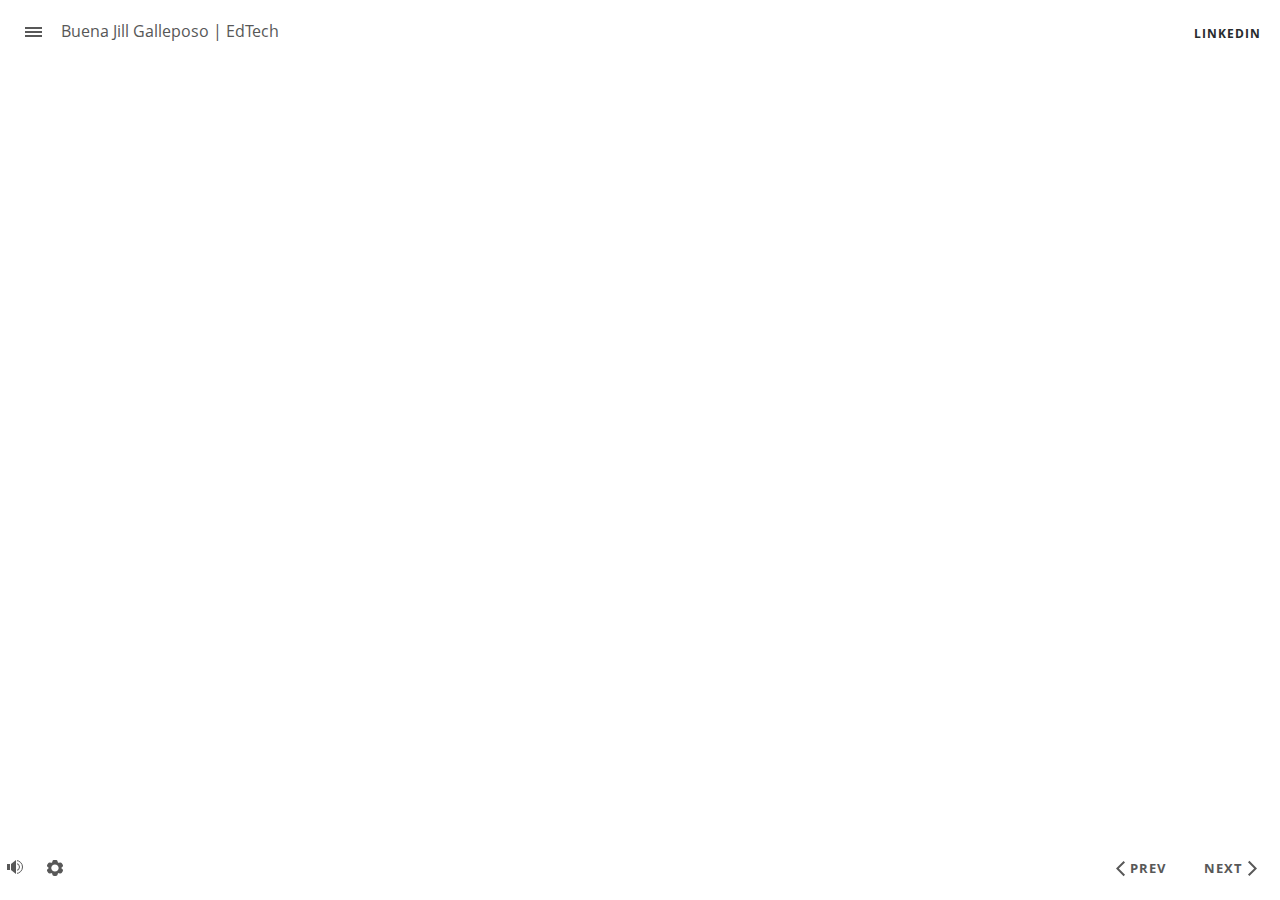
<file: index.html>
<!doctype html>
<html lang="en-US">
<head>
  <meta charset="utf-8">
  <!-- Created using Storyline 360 - http://www.articulate.com  -->
  <!-- version: 3.66.28355.0 -->
  <title>Buena Jill Galleposo | EdTech</title>
  <meta http-equiv="x-ua-compatible" content="IE=edge"/>
  <meta name="viewport" content="width=device-width,initial-scale=1,user-scalable=no,shrink-to-fit=no,minimal-ui"/>
  <meta name="apple-mobile-web-app-capable" content="yes"/>
  <style>
    html, body { height: 100%; padding: 0; margin: 0 }
    #app { height: 100%; width: 100%; }
  </style>

  <script>
    window.DS = {};
    window.globals = {
      DATA_PATH_BASE: '',
      HAS_FRAME: true,
      HAS_SLIDE: true,

      lmsPresent: true,
      tinCanPresent: false,
      cmi5Present: false,
      aoSupport: false,
      scale: 'noscale',
      captureRc: false,
      browserSize: 'optimal',
      bgColor: '#FFFFFF',
      features: 'AccessibleVideo,IE11Warning,InsertSvgPicture,LayerPresentAsDialog,MultipleQuizTracking,QuestionCorrectVariable,UpdatedThemeEditor',
      themeName: 'unified',
      preloaderColor: '#8C8C8C',
      suppressAnalytics: false,
      productChannel: 'stable',
      publishSource: 'storyline',
      aid: 'aid|42c6bc65-22b8-4919-9692-b8ffa2293ddf',
      cid: 'afab4c9b-62d3-45dd-95a2-1215074fc57f',
      playerVersion: '3.66.28355.0',
      publishTimestamp: '2022-08-31T01:07:00.1086868Z',
      maxIosVideoElements: 10,

      
      parseParams: function(qs) {
        if (window.globals.parsedParams != null) {
          return window.globals.parsedParams;
        }
        qs = (qs || window.location.search.substr(1)).split('+').join(' ');
        var params = {},
            tokens,
            re = /[?&]?([^=]+)=([^&]*)/g;

        while (tokens = re.exec(qs)) {
          params[decodeURIComponent(tokens[1]).trim()] =
            decodeURIComponent(tokens[2]).trim();
        }
        window.globals.parsedParams = params;
        return params;
      }

    };
  </script>
  <script>
    var isIe11 = ('ActiveXObject' in window || window.MSBlobBuilder != null)
      && window.msCrypto != null && !window.ActiveXObject;
    if (isIe11 && window.globals.features.indexOf('IE11Warning') != -1) {
      window.globals.unsupportedBrowser = true;
      document.write(atob('[base64]'));
    }
  </script>
  <script src="lms/scormdriver.js" charset="utf-8"></script>
  <script>window.THREE = { };</script>
  
</head>
<body style="background: #FFFFFF" class="cs-HTML theme-unified">
  <!-- 360 -->
  <script>!function(e){var i=/iPhone/i,o=/iPod/i,n=/iPad/i,t=/(?=.*\bAndroid\b)(?=.*\bMobile\b)/i,d=/Android/i,s=/(?=.*\bAndroid\b)(?=.*\bSD4930UR\b)/i,b=/(?=.*\bAndroid\b)(?=.*\b(?:KFOT|KFTT|KFJWI|KFJWA|KFSOWI|KFTHWI|KFTHWA|KFAPWI|KFAPWA|KFARWI|KFASWI|KFSAWI|KFSAWA)\b)/i,r=/IEMobile/i,h=/(?=.*\bWindows\b)(?=.*\bARM\b)/i,a=/BlackBerry/i,l=/BB10/i,p=/Opera Mini/i,f=/(CriOS|Chrome)(?=.*\bMobile\b)/i,u=/(?=.*\bFirefox\b)(?=.*\bMobile\b)/i,c=new RegExp("(?:Nexus 7|BNTV250|Kindle Fire|Silk|GT-P1000)","i"),w=function(e,i){return e.test(i)},A=function(e){var A=e||navigator.userAgent,v=A.split("[FBAN");if(void 0!==v[1]&&(A=v[0]),this.apple={phone:w(i,A),ipod:w(o,A),tablet:!w(i,A)&&w(n,A),device:w(i,A)||w(o,A)||w(n,A)},this.amazon={phone:w(s,A),tablet:!w(s,A)&&w(b,A),device:w(s,A)||w(b,A)},this.android={phone:w(s,A)||w(t,A),tablet:!w(s,A)&&!w(t,A)&&(w(b,A)||w(d,A)),device:w(s,A)||w(b,A)||w(t,A)||w(d,A)},this.windows={phone:w(r,A),tablet:w(h,A),device:w(r,A)||w(h,A)},this.other={blackberry:w(a,A),blackberry10:w(l,A),opera:w(p,A),firefox:w(u,A),chrome:w(f,A),device:w(a,A)||w(l,A)||w(p,A)||w(u,A)||w(f,A)},this.seven_inch=w(c,A),this.any=this.apple.device||this.android.device||this.windows.device||this.other.device||this.seven_inch,this.phone=this.apple.phone||this.android.phone||this.windows.phone,this.tablet=this.apple.tablet||this.android.tablet||this.windows.tablet,"undefined"==typeof window)return this},v=function(){var e=new A;return e.Class=A,e};"undefined"!=typeof module&&module.exports&&"undefined"==typeof window?module.exports=A:"undefined"!=typeof module&&module.exports&&"undefined"!=typeof window?module.exports=v():"function"==typeof define&&define.amd?define("isMobile",[],e.isMobile=v()):e.isMobile=v()}(this);
    window.isMobile.apple.tablet = window.isMobile.apple.tablet ||
      (navigator.platform === 'MacIntel' && navigator.maxTouchPoints > 1);
    window.isMobile.apple.device = window.isMobile.apple.device || window.isMobile.apple.tablet;
    window.isMobile.tablet = window.isMobile.tablet || window.isMobile.apple.tablet;
    window.isMobile.any = window.isMobile.any || window.isMobile.apple.tablet;
  </script>

  <div id="focus-sink" tabindex="-1"></div>

  <div id="preso"></div>
  <script>
    (function() {

      var classTypes = [ 'desktop', 'mobile', 'phone', 'tablet' ];

      var addDeviceClasses = function(prefix, testObj) {
        var curr, i;
        for (i = 0; i < classTypes.length; i++) {
          curr = classTypes[i];
          if (testObj[curr]) {
            document.body.classList.add(prefix + curr);
          }
        }
      };

      var params = window.globals.parseParams(),
          isDevicePreview = params.devicepreview === '1',
          isPhoneOverride = params.deviceType === 'phone' || (isDevicePreview && params.phone == '1'),
          isTabletOverride = (params.deviceType === 'tablet' || isDevicePreview) && !isPhoneOverride,
          isMobileOverride = isPhoneOverride || isTabletOverride;

      var deviceView = {
        desktop: !window.isMobile.any && !isMobileOverride,
        mobile: window.isMobile.any || isMobileOverride,
        phone: isPhoneOverride || (window.isMobile.phone && !isTabletOverride),
        tablet: isTabletOverride || window.isMobile.tablet
      };

      window.globals.deviceView = deviceView;
      window.isMobile.desktop = !window.isMobile.any;
      window.isMobile.mobile = window.isMobile.any;

      addDeviceClasses('view-', deviceView);

    })();
  </script>
  
  <script src='story_content/user.js' type=text/javascript></script>
  <div class="slide-loader"></div>

  <script>
    var doc = document, loader = doc.body.querySelector('.slide-loader'); [ 1, 2, 3 ].forEach(function(n) { var d = doc.createElement('div'); d.style.backgroundColor = window.globals.preloaderColor; d.classList.add('mobile-loader-dot'); d.classList.add('dot' + n); loader.appendChild(d); });
  </script>

  <div class="mobile-load-title-overlay" style="display: none">
    <div class="mobile-load-title">Buena Jill Galleposo | EdTech</div>
  </div>

  <div class="mobile-chrome-warning"></div>

  <div class="warn-connection-dialog" style="display:none">
  <div class="warn-connection-content">
    <p>Internet connection lost</p>
    <p class="warn-connection-status"></p>
    <div class="warn-ui"></div>
  </div>
</div>

<style>
  .warn-connection-dialog {
    background: transparent;
    pointer-events: none;
    position: fixed;
    left: 0;
    top: 0;
    width: 100%;
    height: 100%;
    z-index: 999;
  }

  .warn-connection-content {
    position: absolute;
    width: 170px;
    border-radius: 10px;
    background: white;
    border: 1px solid #ccc;
    color: black;
    box-shadow: 0 5px 40px rgba(0, 0, 0, 5%);
    padding: .6em;
    padding-bottom: none;
    right: 1em;
    top: 1em;
    transition: all 150ms ease-out;
  }

  .warn-connection-dialog.highlight .warn-connection-content {
    background: #ff7575;
    transform: scale(1.05);
  }

  .warn-connection-content p {
    margin: 0; padding: 0;
  }

  .warn-ui {
    position: absolute;
    bottom: 1em;
    width: 100%;
  }
  .warn-connection-status {
    color: red;
  }

  .highlight .warn-connection-status {
    color: white;
  }

  .is-offline .cs-panel * {
    pointer-events: none !important;
  }

  .is-offline .cs-panel {
    pointer-events: all !important;
  }

  .is-offline #nav-controls * {
    pointer-events: none !important;
  }

  .is-offline #nav-controls {
    pointer-events: all !important;
  }
</style>

<script>
  (function() {
    window.DS.connection = {
      warningShown: false,
      assets: {},
      loadingAssetGroup: false
    };

    // @TODO this is POC code and can be cleaned up a bit more if we move forward
    // with the feature

    // The `window.globals.features` variable must be set in `webpack.dev.config` when testing locally - it is not enough
    // to have it in the data - but it must be set there as well.
    var useConnectionMessages = window.AbortController != null && window.location.protocol != 'file:' &&
      window.globals.features.indexOf('ConnectionMessages') != -1;

    window.DS.connection.useConnectionMessages = useConnectionMessages

    var noConnection = 'retrying...';
    var warnEl = document.querySelector('.warn-connection-dialog');
    var statusEl = document.querySelector('.warn-connection-status');

    var assetCount = 0;
    var checkLoadedId;

    function checkAssetsReady() {
      for (var i in DS.connection.assets) {
        if (!DS.connection.assets[i].success) {
          return false;
        }
      }
      return true;
    }

    function stopAssetGroup() {
      if (!useConnectionMessages) { return; }

      assetCount = 0;

      DS.connection.oldAssetGroup = DS.connection.assets;
      DS.connection.assets = {};
      DS.connection.loadingAssetGroup = false;
      clearInterval(checkLoadedId);
    }

    function startAssetGroup() {
      if (!useConnectionMessages) { return; }
      var ticks = 0;
      clearInterval(checkLoadedId);
      checkLoadedId = setInterval(function() {
        var loaded = 0;
        if (assetCount === 0 && loaded === 0) {
          clearInterval(checkLoadedId);
          return;
        }

        for (var i in DS.connection.assets) {
          if (DS.connection.assets[i].success) {
            loaded++;
          }
        }

        if (assetCount === loaded && checkAssetsReady()) {
          for (var i in DS.connection.assets) {
            if (DS.connection.assets[i].action) {
              DS.connection.assets[i].action();
            }
          }
          hideWarning();
          stopAssetGroup();
        }
      }, 100)
    }

    function requiredAsset(url, action, retry, type) {
      if (!useConnectionMessages) { return; }
      if (DS.connection.assets[url]) { return; }

      DS.connection.assets[url] = {
        success: false, action: action, retry: retry, type: type
      };
      assetCount = Object.keys(DS.connection.assets).length;
      if (!DS.connection.loadingAssetGroup) {
        startAssetGroup();
      }
      DS.connection.loadingAssetGroup = true;
    }

    function assetLoaded(url) {
      if (!useConnectionMessages) { return; }
      if (DS.connection.assets[url]) {
        DS.connection.assets[url].success = true;
      }
    }

    function assetFailed(url) {
      if (!useConnectionMessages) { return; }
      if (!DS.connection.assets[url]) {
        if (/\.js$/.test(url)) {
          setTimeout(function() {
            if (DS.connection.lastSlideLoaded != null) {
              DS.connection.lastSlideLoaded();
            }
          }, 300);
        }
        return;
      }
      if (!DS.connection.warningShown) { showWarning(); }
      if (DS.connection.assets[url].retry) {
        setTimeout(function() {
          if (!DS.connection.assets[url].success) {
            DS.connection.assets[url].retry()
          }
        }, 200);
      }
    }

    function hideWarning() {
      document.body.classList.remove('is-offline');
      DS.connection.warningShown = false;
      statusEl.innerHTML = 'connected!';
      warnEl.style.display = 'none';
    }
    DS.connection.hideWarning = hideWarning

    function showWarning(btn) {
      document.body.classList.add('is-offline')
      DS.connection.warningShown = true;
      warnEl.style.display = 'block';
      statusEl.innerHTML = noConnection;
    }

    function highlighWarning() {
      warnEl.classList.add('highlight');
      setTimeout(function() {
        warnEl.classList.remove('highlight');
      }, 500);
    }

    statusEl.innerHTML = noConnection;

    // these will all be noops if the feature flag isn't set in
    // the data and `window.globals.features`
    DS.connection.requiredAsset = requiredAsset;
    DS.connection.assetLoaded = assetLoaded;
    DS.connection.assetFailed = assetFailed;
    DS.connection.stopAssetGroup = stopAssetGroup;
    DS.connection.startAssetGroup = startAssetGroup;

    document.addEventListener('pointerup', e => {
      if (e.target.classList.contains('cs-panel') ||
        e.target.classList.contains('bottom-ui-bg')  ||
        e.target.classList.contains('slide-object')  ||
        e.target.id === 'nav-controls') {
        highlighWarning();
      }
    });
  })();
</script>


  <script>
    
    if (window.autoSpider && window.vInterfaceObject) {
      document.querySelector('.mobile-load-title-overlay').style.display = 'none';
    }
  </script>

  

  <link rel="stylesheet" href="html5/data/css/output.min.css" data-noprefix/>
</body>
<script src="html5/lib/scripts/bootstrapper.min.js"></script>
</html>
</file>
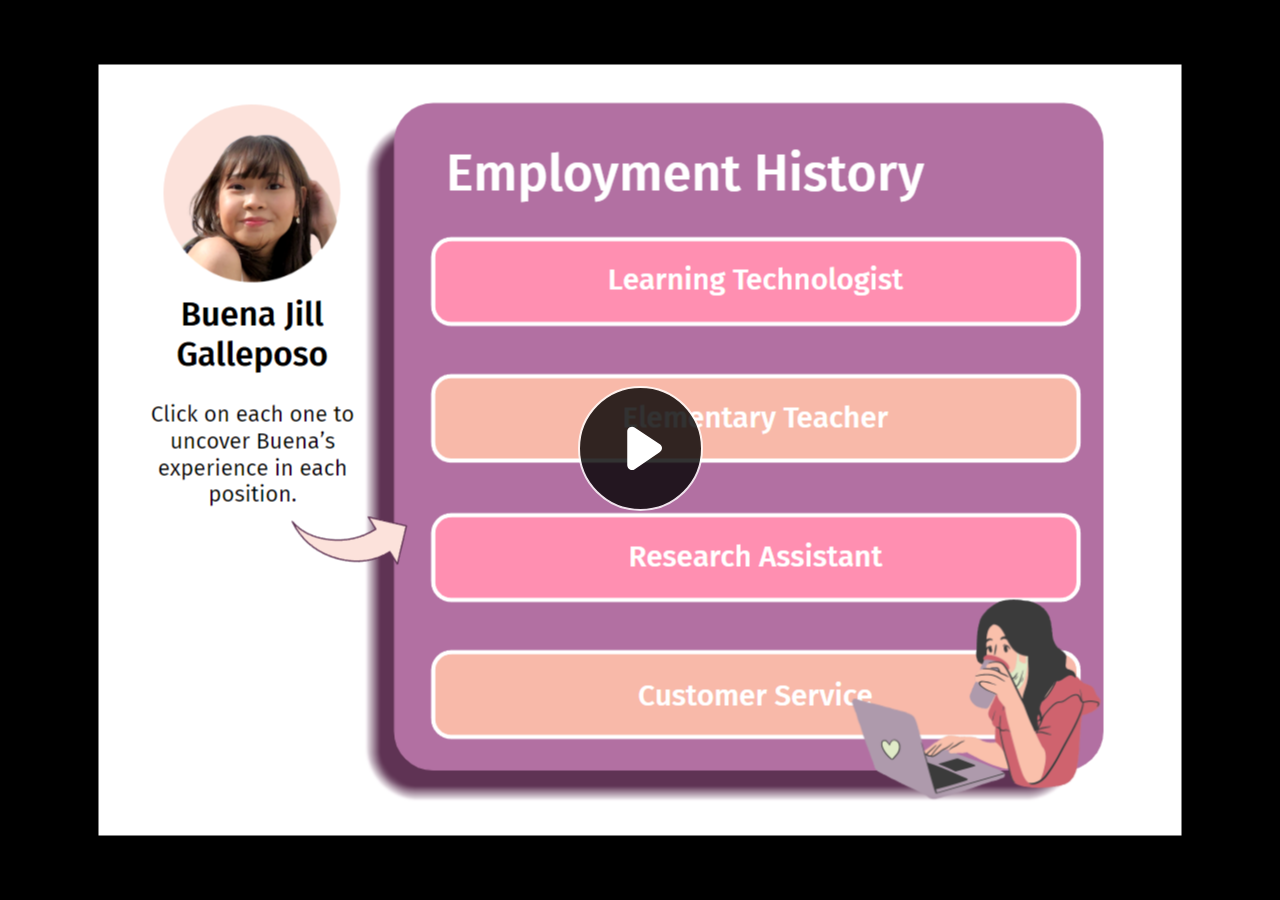
<file: story.html>
<!doctype html>
<html lang="en-US">
<head>
  <meta charset="utf-8">
  <!-- Created using Storyline 360 - http://www.articulate.com  -->
  <!-- version: 3.66.28355.0 -->
  <title>Buena Jill Galleposo | EdTech</title>
  <meta http-equiv="x-ua-compatible" content="IE=edge"/>
  <meta name="viewport" content="width=device-width,initial-scale=1,user-scalable=no,shrink-to-fit=no,minimal-ui"/>
  <meta name="apple-mobile-web-app-capable" content="yes"/>
  <style>
    html, body { height: 100%; padding: 0; margin: 0 }
    #app { height: 100%; width: 100%; }
  </style>

  <script>
    window.DS = {};
    window.globals = {
      DATA_PATH_BASE: '',
      HAS_FRAME: true,
      HAS_SLIDE: true,

      lmsPresent: false,
      tinCanPresent: false,
      cmi5Present: false,
      aoSupport: false,
      scale: 'noscale',
      captureRc: false,
      browserSize: 'optimal',
      bgColor: '#FFFFFF',
      features: 'AccessibleVideo,IE11Warning,InsertSvgPicture,LayerPresentAsDialog,MultipleQuizTracking,QuestionCorrectVariable,UpdatedThemeEditor',
      themeName: 'unified',
      preloaderColor: '#8C8C8C',
      suppressAnalytics: false,
      productChannel: 'stable',
      publishSource: 'storyline',
      aid: 'aid|42c6bc65-22b8-4919-9692-b8ffa2293ddf',
      cid: 'afab4c9b-62d3-45dd-95a2-1215074fc57f',
      playerVersion: '3.66.28355.0',
      publishTimestamp: '2022-08-31T01:06:59.9586516Z',
      maxIosVideoElements: 10,

      
      parseParams: function(qs) {
        if (window.globals.parsedParams != null) {
          return window.globals.parsedParams;
        }
        qs = (qs || window.location.search.substr(1)).split('+').join(' ');
        var params = {},
            tokens,
            re = /[?&]?([^=]+)=([^&]*)/g;

        while (tokens = re.exec(qs)) {
          params[decodeURIComponent(tokens[1]).trim()] =
            decodeURIComponent(tokens[2]).trim();
        }
        window.globals.parsedParams = params;
        return params;
      }

    };
  </script>
  <script>
    var isIe11 = ('ActiveXObject' in window || window.MSBlobBuilder != null)
      && window.msCrypto != null && !window.ActiveXObject;
    if (isIe11 && window.globals.features.indexOf('IE11Warning') != -1) {
      window.globals.unsupportedBrowser = true;
      document.write(atob('[base64]'));
    }
  </script>
  
  <script>window.THREE = { };</script>
  
</head>
<body style="background: #FFFFFF" class="cs-HTML theme-unified">
  <!-- 360 -->
  <script>!function(e){var i=/iPhone/i,o=/iPod/i,n=/iPad/i,t=/(?=.*\bAndroid\b)(?=.*\bMobile\b)/i,d=/Android/i,s=/(?=.*\bAndroid\b)(?=.*\bSD4930UR\b)/i,b=/(?=.*\bAndroid\b)(?=.*\b(?:KFOT|KFTT|KFJWI|KFJWA|KFSOWI|KFTHWI|KFTHWA|KFAPWI|KFAPWA|KFARWI|KFASWI|KFSAWI|KFSAWA)\b)/i,r=/IEMobile/i,h=/(?=.*\bWindows\b)(?=.*\bARM\b)/i,a=/BlackBerry/i,l=/BB10/i,p=/Opera Mini/i,f=/(CriOS|Chrome)(?=.*\bMobile\b)/i,u=/(?=.*\bFirefox\b)(?=.*\bMobile\b)/i,c=new RegExp("(?:Nexus 7|BNTV250|Kindle Fire|Silk|GT-P1000)","i"),w=function(e,i){return e.test(i)},A=function(e){var A=e||navigator.userAgent,v=A.split("[FBAN");if(void 0!==v[1]&&(A=v[0]),this.apple={phone:w(i,A),ipod:w(o,A),tablet:!w(i,A)&&w(n,A),device:w(i,A)||w(o,A)||w(n,A)},this.amazon={phone:w(s,A),tablet:!w(s,A)&&w(b,A),device:w(s,A)||w(b,A)},this.android={phone:w(s,A)||w(t,A),tablet:!w(s,A)&&!w(t,A)&&(w(b,A)||w(d,A)),device:w(s,A)||w(b,A)||w(t,A)||w(d,A)},this.windows={phone:w(r,A),tablet:w(h,A),device:w(r,A)||w(h,A)},this.other={blackberry:w(a,A),blackberry10:w(l,A),opera:w(p,A),firefox:w(u,A),chrome:w(f,A),device:w(a,A)||w(l,A)||w(p,A)||w(u,A)||w(f,A)},this.seven_inch=w(c,A),this.any=this.apple.device||this.android.device||this.windows.device||this.other.device||this.seven_inch,this.phone=this.apple.phone||this.android.phone||this.windows.phone,this.tablet=this.apple.tablet||this.android.tablet||this.windows.tablet,"undefined"==typeof window)return this},v=function(){var e=new A;return e.Class=A,e};"undefined"!=typeof module&&module.exports&&"undefined"==typeof window?module.exports=A:"undefined"!=typeof module&&module.exports&&"undefined"!=typeof window?module.exports=v():"function"==typeof define&&define.amd?define("isMobile",[],e.isMobile=v()):e.isMobile=v()}(this);
    window.isMobile.apple.tablet = window.isMobile.apple.tablet ||
      (navigator.platform === 'MacIntel' && navigator.maxTouchPoints > 1);
    window.isMobile.apple.device = window.isMobile.apple.device || window.isMobile.apple.tablet;
    window.isMobile.tablet = window.isMobile.tablet || window.isMobile.apple.tablet;
    window.isMobile.any = window.isMobile.any || window.isMobile.apple.tablet;
  </script>

  <div id="focus-sink" tabindex="-1"></div>

  <div id="preso"></div>
  <script>
    (function() {

      var classTypes = [ 'desktop', 'mobile', 'phone', 'tablet' ];

      var addDeviceClasses = function(prefix, testObj) {
        var curr, i;
        for (i = 0; i < classTypes.length; i++) {
          curr = classTypes[i];
          if (testObj[curr]) {
            document.body.classList.add(prefix + curr);
          }
        }
      };

      var params = window.globals.parseParams(),
          isDevicePreview = params.devicepreview === '1',
          isPhoneOverride = params.deviceType === 'phone' || (isDevicePreview && params.phone == '1'),
          isTabletOverride = (params.deviceType === 'tablet' || isDevicePreview) && !isPhoneOverride,
          isMobileOverride = isPhoneOverride || isTabletOverride;

      var deviceView = {
        desktop: !window.isMobile.any && !isMobileOverride,
        mobile: window.isMobile.any || isMobileOverride,
        phone: isPhoneOverride || (window.isMobile.phone && !isTabletOverride),
        tablet: isTabletOverride || window.isMobile.tablet
      };

      window.globals.deviceView = deviceView;
      window.isMobile.desktop = !window.isMobile.any;
      window.isMobile.mobile = window.isMobile.any;

      addDeviceClasses('view-', deviceView);

    })();
  </script>
  
  <script src='story_content/user.js' type=text/javascript></script>
  <div class="slide-loader"></div>

  <script>
    var doc = document, loader = doc.body.querySelector('.slide-loader'); [ 1, 2, 3 ].forEach(function(n) { var d = doc.createElement('div'); d.style.backgroundColor = window.globals.preloaderColor; d.classList.add('mobile-loader-dot'); d.classList.add('dot' + n); loader.appendChild(d); });
  </script>

  <div class="mobile-load-title-overlay" style="display: none">
    <div class="mobile-load-title">Buena Jill Galleposo | EdTech</div>
  </div>

  <div class="mobile-chrome-warning"></div>

  <div class="warn-connection-dialog" style="display:none">
  <div class="warn-connection-content">
    <p>Internet connection lost</p>
    <p class="warn-connection-status"></p>
    <div class="warn-ui"></div>
  </div>
</div>

<style>
  .warn-connection-dialog {
    background: transparent;
    pointer-events: none;
    position: fixed;
    left: 0;
    top: 0;
    width: 100%;
    height: 100%;
    z-index: 999;
  }

  .warn-connection-content {
    position: absolute;
    width: 170px;
    border-radius: 10px;
    background: white;
    border: 1px solid #ccc;
    color: black;
    box-shadow: 0 5px 40px rgba(0, 0, 0, 5%);
    padding: .6em;
    padding-bottom: none;
    right: 1em;
    top: 1em;
    transition: all 150ms ease-out;
  }

  .warn-connection-dialog.highlight .warn-connection-content {
    background: #ff7575;
    transform: scale(1.05);
  }

  .warn-connection-content p {
    margin: 0; padding: 0;
  }

  .warn-ui {
    position: absolute;
    bottom: 1em;
    width: 100%;
  }
  .warn-connection-status {
    color: red;
  }

  .highlight .warn-connection-status {
    color: white;
  }

  .is-offline .cs-panel * {
    pointer-events: none !important;
  }

  .is-offline .cs-panel {
    pointer-events: all !important;
  }

  .is-offline #nav-controls * {
    pointer-events: none !important;
  }

  .is-offline #nav-controls {
    pointer-events: all !important;
  }
</style>

<script>
  (function() {
    window.DS.connection = {
      warningShown: false,
      assets: {},
      loadingAssetGroup: false
    };

    // @TODO this is POC code and can be cleaned up a bit more if we move forward
    // with the feature

    // The `window.globals.features` variable must be set in `webpack.dev.config` when testing locally - it is not enough
    // to have it in the data - but it must be set there as well.
    var useConnectionMessages = window.AbortController != null && window.location.protocol != 'file:' &&
      window.globals.features.indexOf('ConnectionMessages') != -1;

    window.DS.connection.useConnectionMessages = useConnectionMessages

    var noConnection = 'retrying...';
    var warnEl = document.querySelector('.warn-connection-dialog');
    var statusEl = document.querySelector('.warn-connection-status');

    var assetCount = 0;
    var checkLoadedId;

    function checkAssetsReady() {
      for (var i in DS.connection.assets) {
        if (!DS.connection.assets[i].success) {
          return false;
        }
      }
      return true;
    }

    function stopAssetGroup() {
      if (!useConnectionMessages) { return; }

      assetCount = 0;

      DS.connection.oldAssetGroup = DS.connection.assets;
      DS.connection.assets = {};
      DS.connection.loadingAssetGroup = false;
      clearInterval(checkLoadedId);
    }

    function startAssetGroup() {
      if (!useConnectionMessages) { return; }
      var ticks = 0;
      clearInterval(checkLoadedId);
      checkLoadedId = setInterval(function() {
        var loaded = 0;
        if (assetCount === 0 && loaded === 0) {
          clearInterval(checkLoadedId);
          return;
        }

        for (var i in DS.connection.assets) {
          if (DS.connection.assets[i].success) {
            loaded++;
          }
        }

        if (assetCount === loaded && checkAssetsReady()) {
          for (var i in DS.connection.assets) {
            if (DS.connection.assets[i].action) {
              DS.connection.assets[i].action();
            }
          }
          hideWarning();
          stopAssetGroup();
        }
      }, 100)
    }

    function requiredAsset(url, action, retry, type) {
      if (!useConnectionMessages) { return; }
      if (DS.connection.assets[url]) { return; }

      DS.connection.assets[url] = {
        success: false, action: action, retry: retry, type: type
      };
      assetCount = Object.keys(DS.connection.assets).length;
      if (!DS.connection.loadingAssetGroup) {
        startAssetGroup();
      }
      DS.connection.loadingAssetGroup = true;
    }

    function assetLoaded(url) {
      if (!useConnectionMessages) { return; }
      if (DS.connection.assets[url]) {
        DS.connection.assets[url].success = true;
      }
    }

    function assetFailed(url) {
      if (!useConnectionMessages) { return; }
      if (!DS.connection.assets[url]) {
        if (/\.js$/.test(url)) {
          setTimeout(function() {
            if (DS.connection.lastSlideLoaded != null) {
              DS.connection.lastSlideLoaded();
            }
          }, 300);
        }
        return;
      }
      if (!DS.connection.warningShown) { showWarning(); }
      if (DS.connection.assets[url].retry) {
        setTimeout(function() {
          if (!DS.connection.assets[url].success) {
            DS.connection.assets[url].retry()
          }
        }, 200);
      }
    }

    function hideWarning() {
      document.body.classList.remove('is-offline');
      DS.connection.warningShown = false;
      statusEl.innerHTML = 'connected!';
      warnEl.style.display = 'none';
    }
    DS.connection.hideWarning = hideWarning

    function showWarning(btn) {
      document.body.classList.add('is-offline')
      DS.connection.warningShown = true;
      warnEl.style.display = 'block';
      statusEl.innerHTML = noConnection;
    }

    function highlighWarning() {
      warnEl.classList.add('highlight');
      setTimeout(function() {
        warnEl.classList.remove('highlight');
      }, 500);
    }

    statusEl.innerHTML = noConnection;

    // these will all be noops if the feature flag isn't set in
    // the data and `window.globals.features`
    DS.connection.requiredAsset = requiredAsset;
    DS.connection.assetLoaded = assetLoaded;
    DS.connection.assetFailed = assetFailed;
    DS.connection.stopAssetGroup = stopAssetGroup;
    DS.connection.startAssetGroup = startAssetGroup;

    document.addEventListener('pointerup', e => {
      if (e.target.classList.contains('cs-panel') ||
        e.target.classList.contains('bottom-ui-bg')  ||
        e.target.classList.contains('slide-object')  ||
        e.target.id === 'nav-controls') {
        highlighWarning();
      }
    });
  })();
</script>


  <script>
    
    if (window.autoSpider && window.vInterfaceObject) {
      document.querySelector('.mobile-load-title-overlay').style.display = 'none';
    }
  </script>

  

  <link rel="stylesheet" href="html5/data/css/output.min.css" data-noprefix/>
</body>
<script src="html5/lib/scripts/bootstrapper.min.js"></script>
</html>
</file>
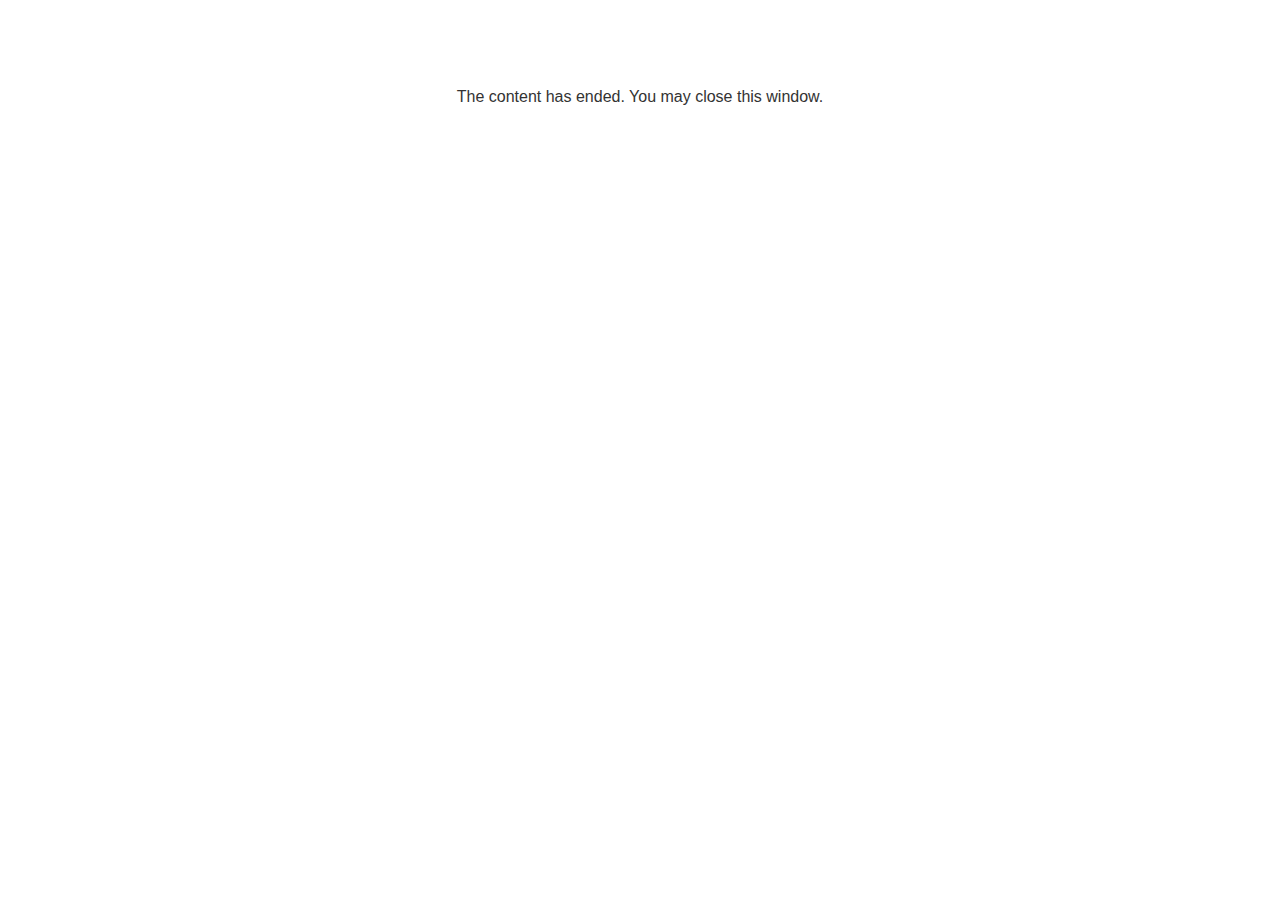
<file: lms/goodbye.html>
<!doctype html>
<html>
<body style="background-color: #ffffff;">

<p role="alert" style="color: #333333;font-family: Open Sans, articulate, tahoma, arial;font-size: medium;text-align: center;">
<br><br><br><br>
The content has ended. You may close this window.
</p>

</body>
</html>
</file>
